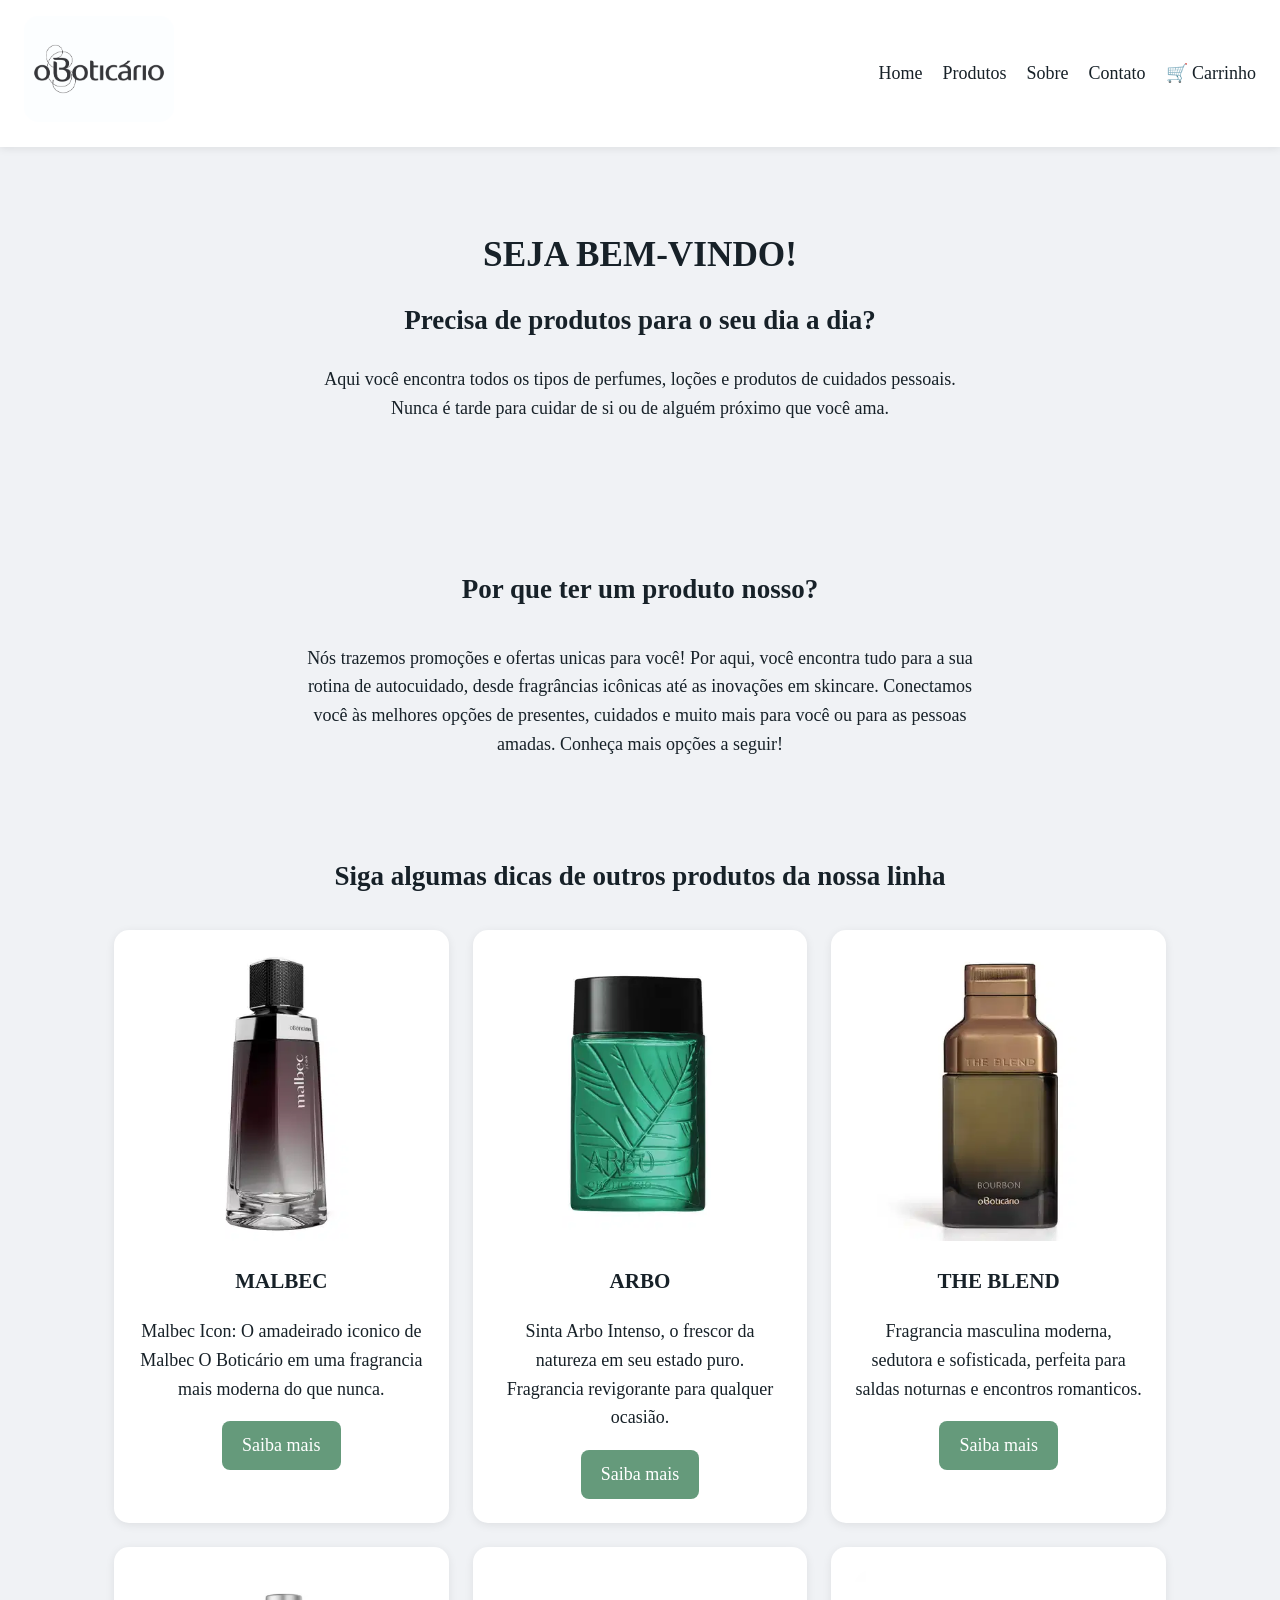
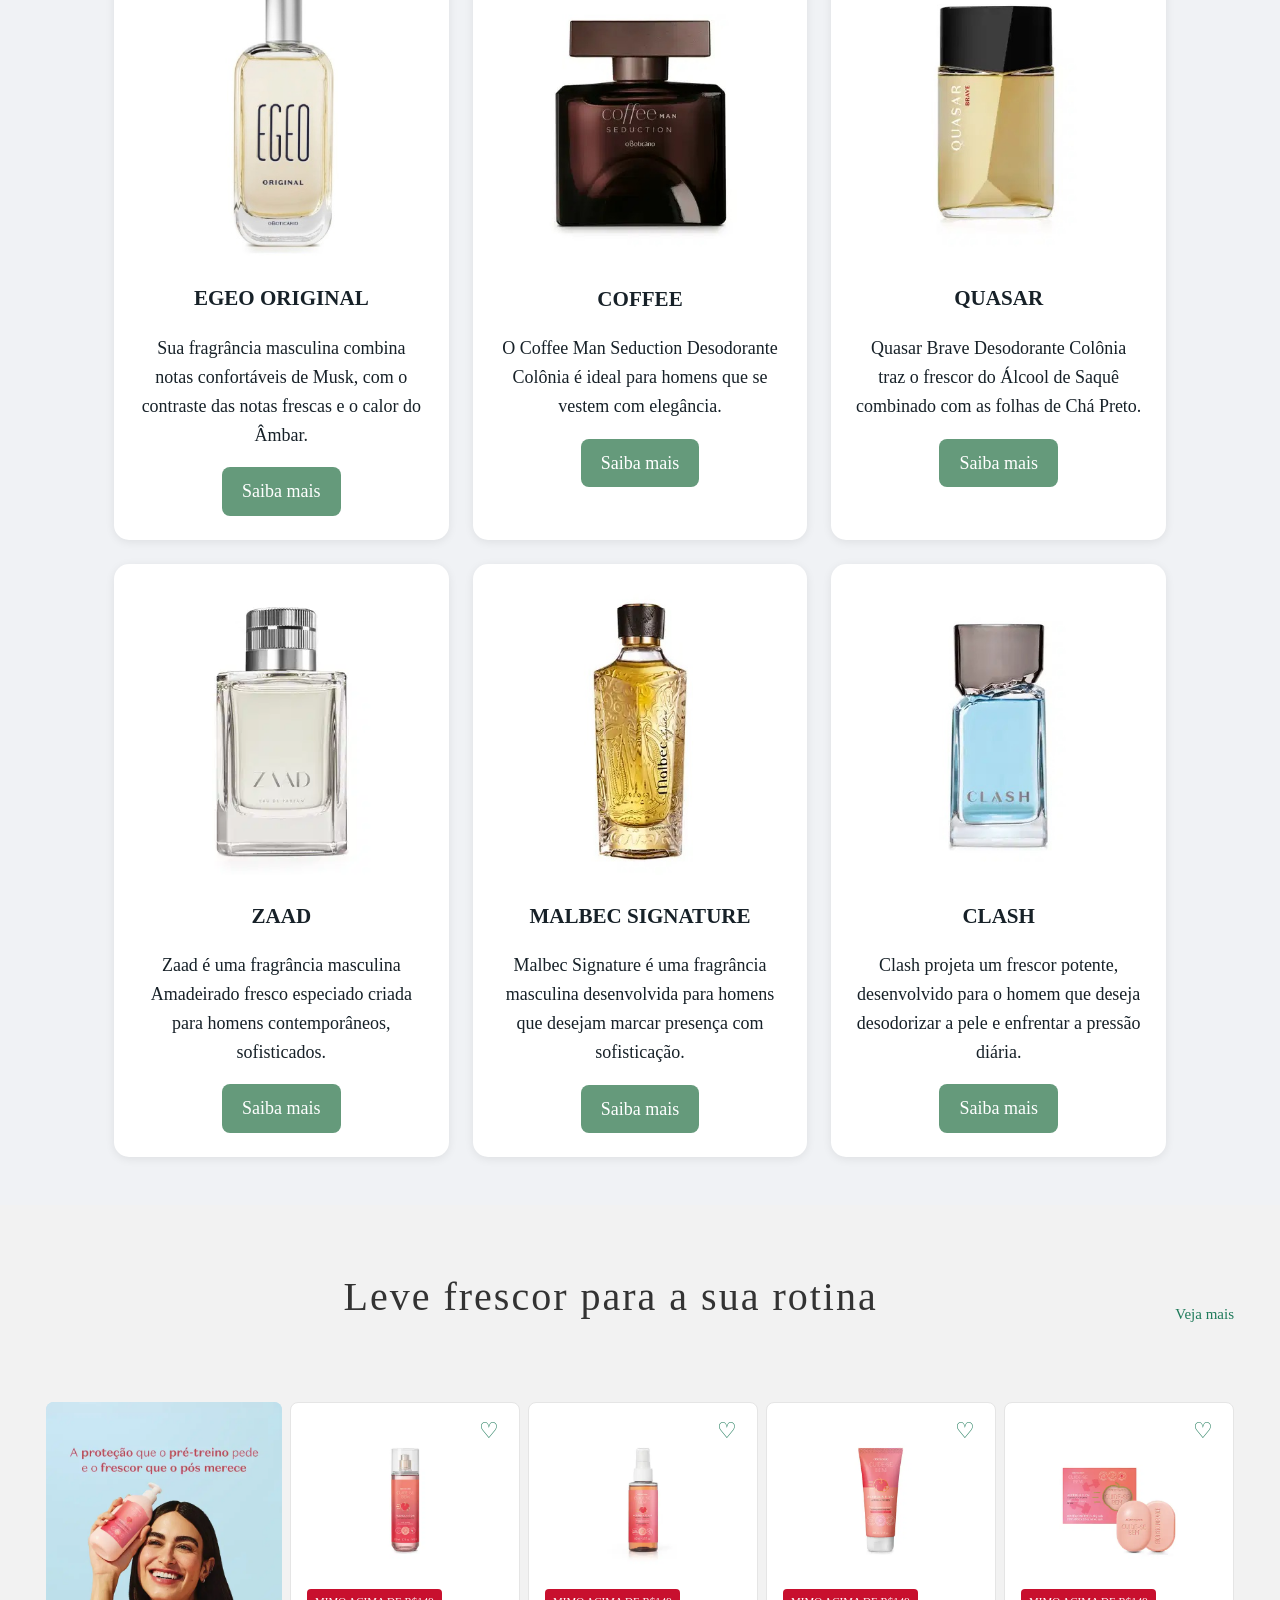
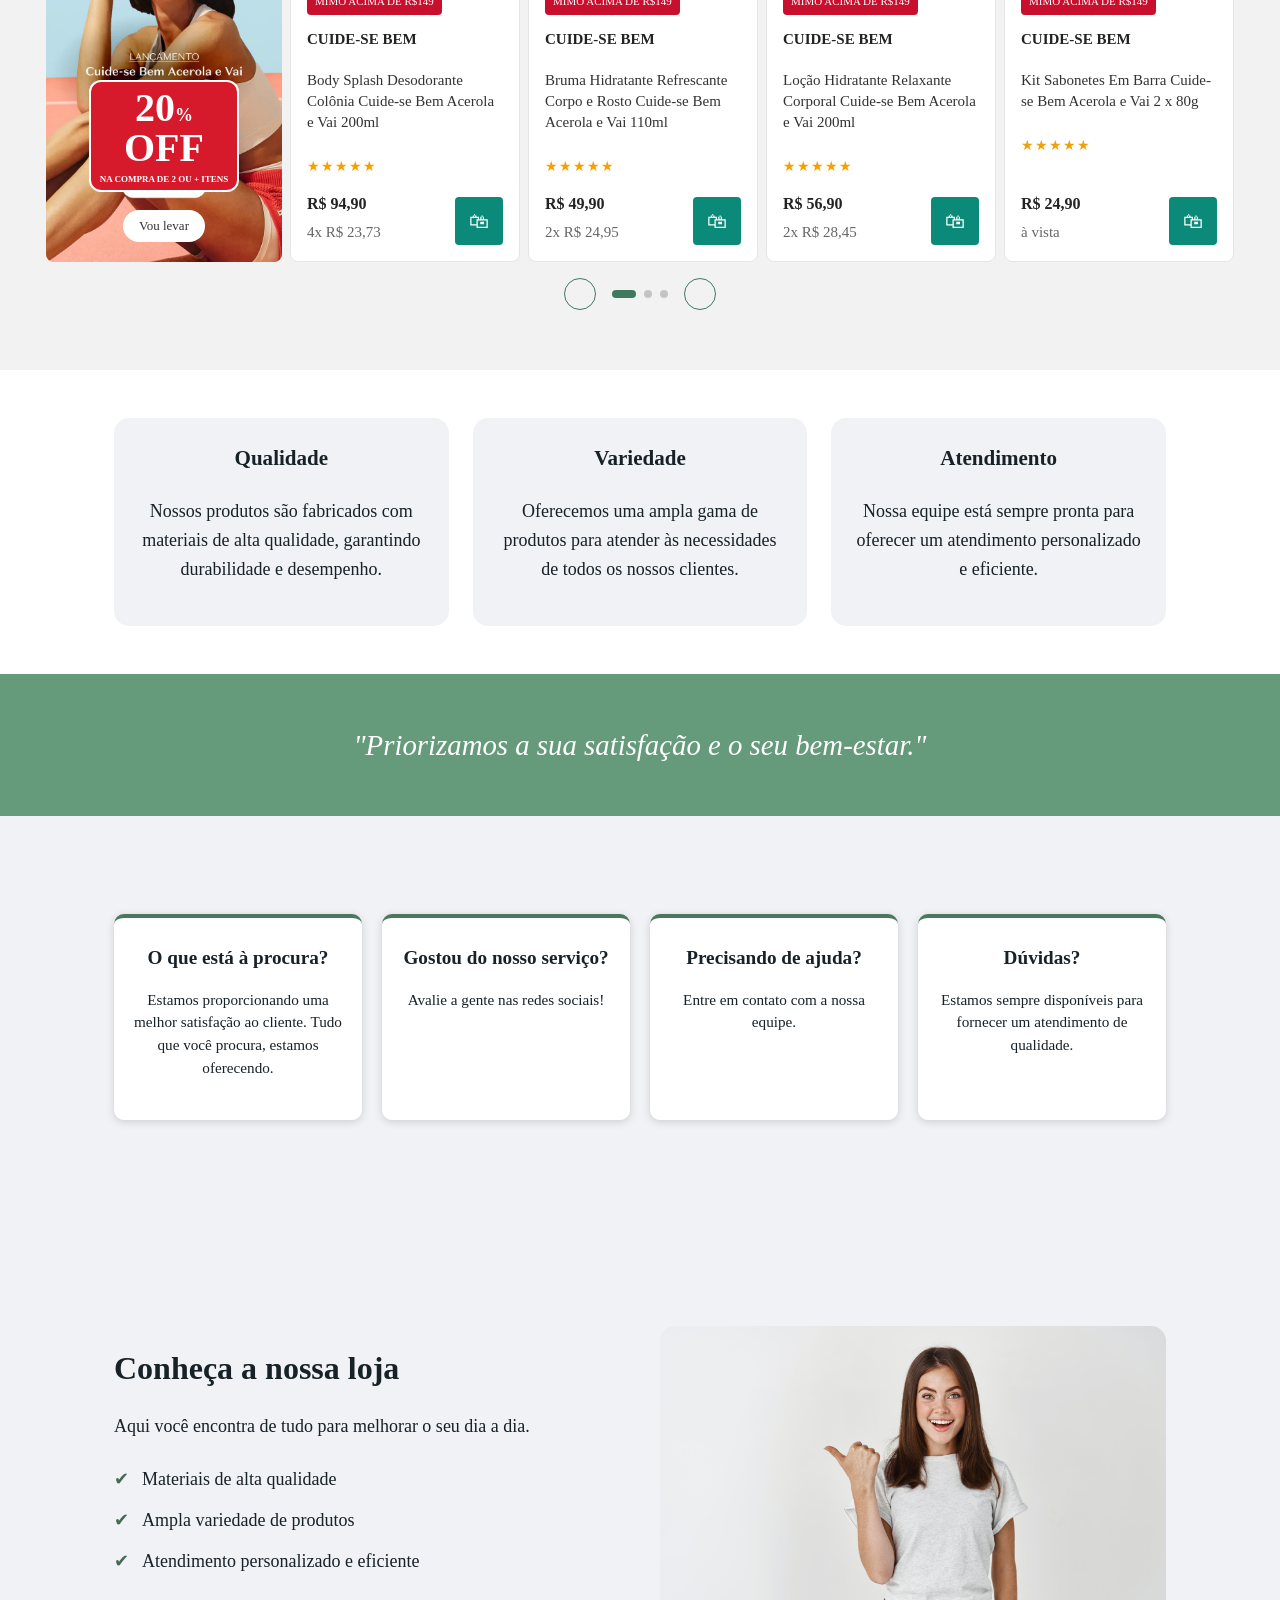
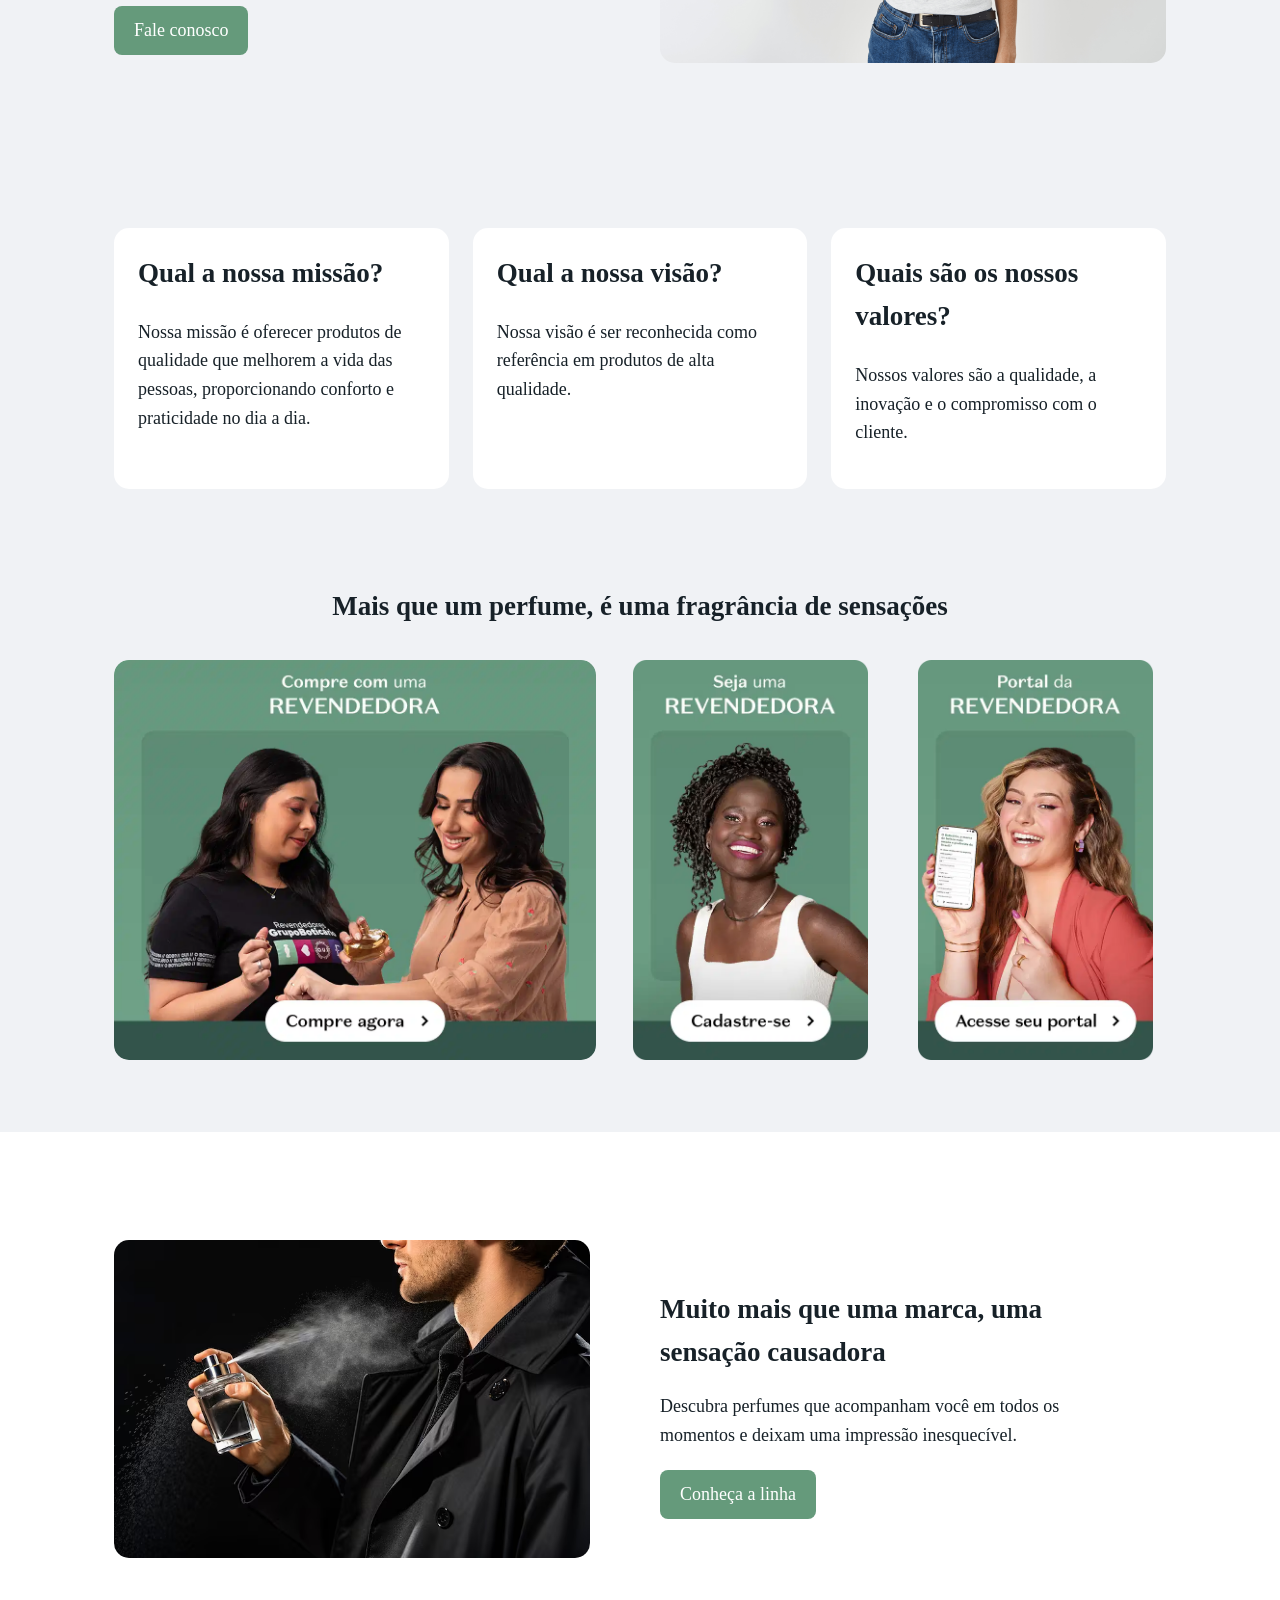
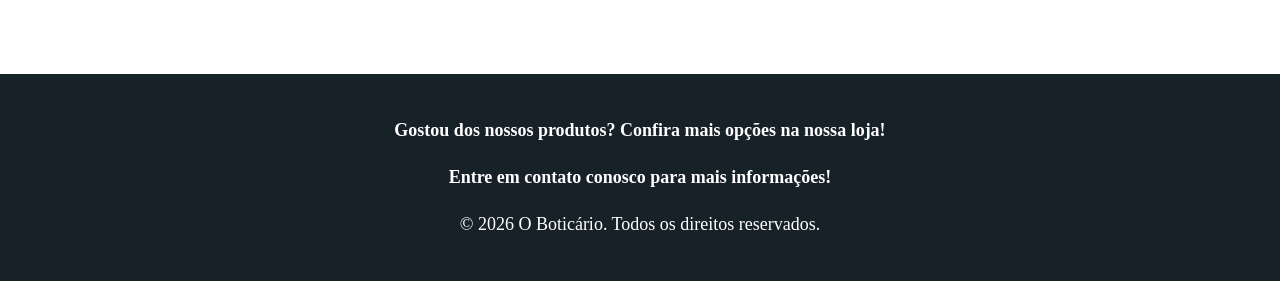
<file: index.html>
<!DOCTYPE html>
<html lang="pt-br">

<head>
    <meta charset="UTF-8">
    <meta name="viewport" content="width=device-width, initial-scale=1.0">
    <title>Produtos - O Boticário</title>
    <link rel="stylesheet" href="style.css">
</head>

<body>

    <header>
        <div class="logo">
            <img src="img/oboticario.jpeg" alt="O Boticário" width="150">
        </div>
        <nav>
            <ul>
                <li><a href="#inicio">Home</a></li>
                <li><a href="#produtos">Produtos</a></li>
                <li><a href="#sobre">Sobre</a></li>
                <li><a href="#contato">Contato</a></li>
                <li><a href="carrinho.html">🛒 Carrinho</a></li>
            </ul>
        </nav>
    </header>

    <main>

        <section class="hero" id="inicio">
            <h1>SEJA BEM-VINDO!</h1>
            <h2>Precisa de produtos para o seu dia a dia?</h2>
            <p>Aqui você encontra todos os tipos de perfumes, loções e produtos de cuidados pessoais.<br> Nunca é tarde para cuidar de si ou de alguém próximo que você ama.</p>
        </section>

        <section class="container">
            <h2>Por que ter um produto nosso?</h2>
            <p class="texto-centro">Nós trazemos promoções e ofertas unicas para você! Por aqui, você encontra tudo para a sua rotina de autocuidado, desde fragrâncias icônicas até as inovações em skincare. Conectamos você às melhores opções de presentes, cuidados e muito mais para você ou para as pessoas amadas. Conheça mais opções a seguir!</p>
        </section>

        <section class="container" id="produtos">
            <h2>Siga algumas dicas de outros produtos da nossa linha</h2>
            <div class="grade-produtos">
                <article class="card">
                    <img src="img/malbec.jpg" alt="Malbec">
                    <h3>MALBEC</h3>
                    <p>Malbec Icon: O amadeirado iconico de Malbec O Boticário em uma fragrancia mais moderna do que nunca.</p>
                    <a href="#" class="botao">Saiba mais</a>
                </article>
                <article class="card">
                    <img src="img/arbo.jpg" alt="Arbo">
                    <h3>ARBO</h3>
                    <p>Sinta Arbo Intenso, o frescor da natureza em seu estado puro. Fragrancia revigorante para qualquer ocasião.</p>
                    <a href="#" class="botao">Saiba mais</a>
                </article>
                <article class="card">
                    <img src="img/the-blend.jpg" alt="Perfume 3">
                    <h3>THE BLEND</h3>
                    <p>Fragrancia masculina moderna, sedutora e sofisticada, perfeita para saldas noturnas e encontros romanticos.</p>
                    <a href="#" class="botao">Saiba mais</a>
                </article>
                <article class="card">
                    <img src="img/egeo_original420_.jpg" alt="Perfume 4">
                    <h3>EGEO ORIGINAL</h3>
                    <p>Sua fragrância masculina combina notas confortáveis de Musk, com o contraste das notas frescas e o calor do Âmbar.</p>
                    <a href="#" class="botao">Saiba mais</a>
                </article>
                <article class="card">
                    <img src="img/COFFEE-.jpg" alt="Perfume 5">
                    <h3>COFFEE</h3>
                    <p>O Coffee Man Seduction Desodorante Colônia é ideal para homens que se vestem com elegância.</p>
                    <a href="#" class="botao">Saiba mais</a>
                </article>
                <article class="card">
                    <img src="img/-quasar-brave.jpg" alt="Perfume 6">
                    <h3>QUASAR</h3>
                    <p>Quasar Brave Desodorante Colônia  traz o frescor do Álcool de Saquê combinado com as folhas de Chá Preto.</p>
                    <a href="#" class="botao">Saiba mais</a>
                </article>
                <article class="card">
                    <img src="img/ZAAD.png" alt="Perfume 7">
                    <h3>ZAAD</h3>
                    <p>Zaad é uma fragrância masculina Amadeirado fresco especiado criada para homens contemporâneos, sofisticados.</p>
                    <a href="#" class="botao">Saiba mais</a>
                </article>
                <article class="card">
                    <img src="img/malbec-signature.jpg" alt="Perfume 8">
                    <h3>MALBEC SIGNATURE</h3>
                    <p>Malbec Signature é uma fragrância masculina desenvolvida para homens que desejam marcar presença com sofisticação. </p>
                    <a href="#" class="botao">Saiba mais</a>
                </article>
                <article class="card">
                    <img src="img/Clash.jpg" alt="Perfume 9">
                    <h3>CLASH</h3>
                    <p>Clash projeta um frescor potente, desenvolvido para o homem que deseja desodorizar a pele e enfrentar a pressão diária.</p>
                    <a href="#" class="botao">Saiba mais</a>
                </article>
            </div>
        </section>

        <section class="vitrine">
            <div class="vitrine-container">

                <div class="vitrine-topo">
                    <h2>Leve frescor para a sua rotina</h2>
                    <a href="#" class="vitrine-veja-mais">Veja mais</a>
                </div>

                <div class="vitrine-grade">

                    <article class="vitrine-banner">
                        <img src="img/banner-acerola.jpg" alt="Mulher segurando hidratante">
                        <div class="banner-selo">
                            <strong>20<small>%</small> OFF</strong>
                            <span>NA COMPRA DE 2 OU + ITENS</span>
                        </div>
                        <a href="#" class="banner-botao">Vou levar</a>
                    </article>

                    <article class="vitrine-card">
                        <button class="favorito" aria-label="Favoritar">♡</button>
                        <img src="img/body-splash.jpg" alt="Body splash">
                        <span class="etiqueta">MIMO ACIMA DE R$149</span>
                        <h3 class="marca">CUIDE-SE BEM</h3>
                        <p class="nome">Body Splash Desodorante Colônia Cuide-se Bem Acerola e Vai 200ml</p>
                        <div class="estrelas">★★★★★</div>
                        <div class="rodape-card">
                            <div class="preco">
                                <strong>R$ 94,90</strong>
                                <span>4x R$ 23,73</span>
                            </div>
                            <button class="sacola" aria-label="Adicionar à sacola"
                                data-id="1"
                                data-nome="Body Splash Cuide-se Bem Acerola e Vai 200ml"
                                data-preco="94.90"
                                data-img="img/body-splash.jpg">🛍</button>
                        </div>
                    </article>

                    <article class="vitrine-card">
                        <button class="favorito" aria-label="Favoritar">♡</button>
                        <img src="img/bruma-hidratante.jpg" alt="Bruma hidratante">
                        <span class="etiqueta">MIMO ACIMA DE R$149</span>
                        <h3 class="marca">CUIDE-SE BEM</h3>
                        <p class="nome">Bruma Hidratante Refrescante Corpo e Rosto Cuide-se Bem Acerola e Vai 110ml</p>
                        <div class="estrelas">★★★★★</div>
                        <div class="rodape-card">
                            <div class="preco">
                                <strong>R$ 49,90</strong>
                                <span>2x R$ 24,95</span>
                            </div>
                            <button class="sacola" aria-label="Adicionar à sacola"
                                data-id="2"
                                data-nome="Bruma Hidratante Cuide-se Bem Acerola e Vai 110ml"
                                data-preco="49.90"
                                data-img="img/bruma-hidratante.jpg">🛍</button>
                        </div>
                    </article>

                    <article class="vitrine-card">
                        <button class="favorito" aria-label="Favoritar">♡</button>
                        <img src="img/locao.jpg" alt="Loção hidratante">
                        <span class="etiqueta">MIMO ACIMA DE R$149</span>
                        <h3 class="marca">CUIDE-SE BEM</h3>
                        <p class="nome">Loção Hidratante Relaxante Corporal Cuide-se Bem Acerola e Vai 200ml</p>
                        <div class="estrelas">★★★★★</div>
                        <div class="rodape-card">
                            <div class="preco">
                                <strong>R$ 56,90</strong>
                                <span>2x R$ 28,45</span>
                            </div>
                            <button class="sacola" aria-label="Adicionar à sacola"
                                data-id="3"
                                data-nome="Loção Hidratante Relaxante Cuide-se Bem Acerola e Vai 200ml"
                                data-preco="56.90"
                                data-img="img/locao.jpg">🛍</button>
                        </div>
                    </article>

                    <article class="vitrine-card">
                        <button class="favorito" aria-label="Favoritar">♡</button>
                        <img src="img/sabonetes.jpg" alt="Kit sabonetes">
                        <span class="etiqueta">MIMO ACIMA DE R$149</span>
                        <h3 class="marca">CUIDE-SE BEM</h3>
                        <p class="nome">Kit Sabonetes Em Barra Cuide-se Bem Acerola e Vai 2 x 80g</p>
                        <div class="estrelas">★★★★★</div>
                        <div class="rodape-card">
                            <div class="preco">
                                <strong>R$ 24,90</strong>
                                <span>à vista</span>
                            </div>
                            <button class="sacola" aria-label="Adicionar à sacola"
                                data-id="4"
                                data-nome="Kit Sabonetes em Barra Cuide-se Bem Acerola e Vai 2 x 80g"
                                data-preco="24.90"
                                data-img="img/sabonetes.jpg">🛍</button>
                        </div>
                    </article>

                </div>

                <div class="vitrine-controles">
                    <button class="seta" aria-label="Anterior"></button>
                    <div class="indicadores">
                        <span class="ativo"></span>
                        <span></span>
                        <span></span>
                    </div>
                    <button class="seta" aria-label="Próximo"></button>
                </div>

            </div>
        </section>

        <section class="secao branca" id="informacoes">
            <div class="container">
                <div class="informacoes">
                    <div class="informacao">
                        <h3>Qualidade</h3>
                        <p>Nossos produtos são fabricados com materiais de alta qualidade, garantindo durabilidade e desempenho.</p>
                    </div>
                    <div class="informacao">
                        <h3>Variedade</h3>
                        <p>Oferecemos uma ampla gama de produtos para atender às necessidades de todos os nossos clientes.</p>
                    </div>
                    <div class="informacao">
                        <h3>Atendimento</h3>
                        <p>Nossa equipe está sempre pronta para oferecer um atendimento personalizado e eficiente.</p>
                    </div>
                </div>
            </div>
        </section>

        <section class="secao vermelha">
            <div class="container">
                <p class="texto-destaque">"Priorizamos a sua satisfação e o seu bem-estar."</p>
            </div>
        </section>

        <section class="procura">
            <div class="container">
                <div class="procura-cards">
                    <article class="procura-card">
                        <h2>O que está à procura?</h2>
                        <p>Estamos proporcionando uma melhor satisfação ao cliente. Tudo que você procura, estamos oferecendo.</p>
                    </article>
                    <article class="procura-card">
                        <h2>Gostou do nosso serviço?</h2>
                        <p>Avalie a gente nas redes sociais!</p>
                    </article>
                    <article class="procura-card">
                        <h2>Precisando de ajuda?</h2>
                        <p>Entre em contato com a nossa equipe.</p>
                    </article>
                    <article class="procura-card">
                        <h2>Dúvidas?</h2>
                        <p>Estamos sempre disponíveis para fornecer um atendimento de qualidade.</p>
                    </article>
                </div>
            </div>
        </section>

        <section class="apontando" id="imagem">
            <div class="container apontando-conteudo">
                <div class="apontando-texto">
                    <h2>Conheça a nossa loja</h2>
                    <p>Aqui você encontra de tudo para melhorar o seu dia a dia.</p>
                    <ul>
                        <li>Materiais de alta qualidade</li>
                        <li>Ampla variedade de produtos</li>
                        <li>Atendimento personalizado e eficiente</li>
                    </ul>
                    <a href="#contato" class="botao">Fale conosco</a>
                </div>
                <div class="apontando-imagem">
                    <img src="img/mulher-apontando.png" alt="Mulher apontando para as informações ao lado">
                </div>
            </div>
        </section>

        <section class="container" id="sobre">
            <div class="missao-visao">
                <article>
                    <h2>Qual a nossa missão?</h2>
                    <p>Nossa missão é oferecer produtos de qualidade que melhorem a vida das pessoas, proporcionando conforto e praticidade no dia a dia.</p>
                </article>
                <article>
                    <h2>Qual a nossa visão?</h2>
                    <p>Nossa visão é ser reconhecida como referência em produtos de alta qualidade.</p>
                </article>
                <article>
                    <h2>Quais são os nossos valores?</h2>
                    <p>Nossos valores são a qualidade, a inovação e o compromisso com o cliente.</p>
                </article>
            </div>
        </section>

        <section class="container galeria-perfumes">
            <h2>Mais que um perfume, é uma fragrância de sensações</h2>
            <div class="perfumes-grade">
                <img src="img/contato_revendedora.png" alt="Contato de revendedora">
                <img src="img/revendedora.png" alt="Se torne uma revendedora">
                <img src="img/portal_revendedora.png" alt="Portal da revendora">
            </div>
        </section>

        <section class="homem-secao" id="homem-perfume">
            <div class="container homem-conteudo">
                <div class="homem-imagem">
                    <img src="img/Homem.png" alt="Homem usando perfume">
                </div>
                <div class="homem-texto">
                    <h2>Muito mais que uma marca, uma sensação causadora</h2>
                    <p>Descubra perfumes que acompanham você em todos os momentos e deixam uma impressão inesquecível.</p>
                    <a href="#produtos" class="botao">Conheça a linha</a>
                </div>
            </div>
        </section>

    </main>

    <footer id="contato">
        <p><strong>Gostou dos nossos produtos? Confira mais opções na nossa loja!</strong></p>
        <p><strong>Entre em contato conosco para mais informações!</strong></p>
        <p>&copy; 2026 O Boticário. Todos os direitos reservados.</p>
    </footer>

    <script src="adicionar.js"></script>
</body>

</html>
</file>
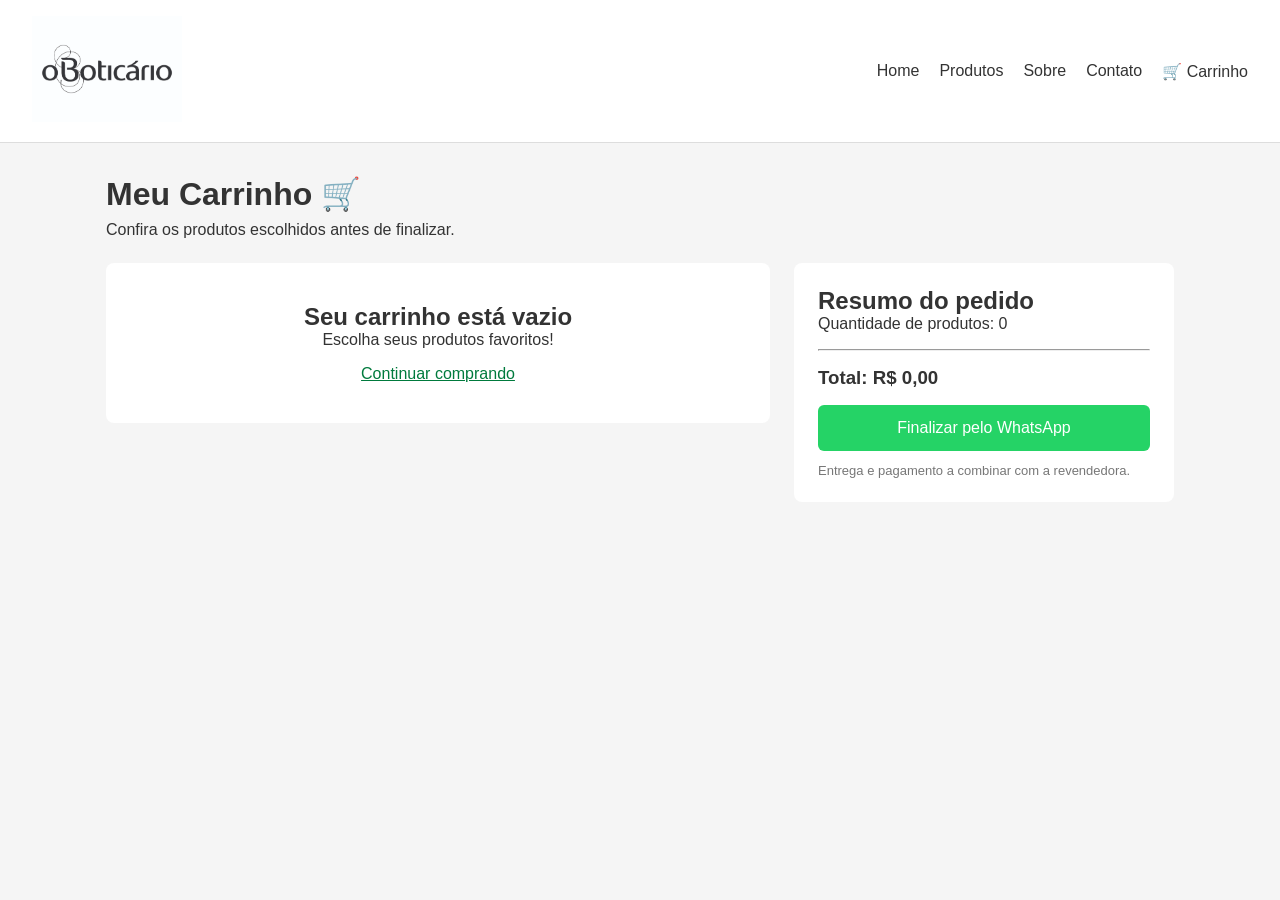
<file: carrinho.html>
<!DOCTYPE html>
<html lang="pt-br">
<head>
    <meta charset="UTF-8">
    <meta name="viewport" content="width=device-width, initial-scale=1.0">
    <title>Meu Carrinho - O Boticário</title>
    <link rel="stylesheet" href="carrinho.css">
</head>
<body>

    <header>
        <div class="logo">
            <img src="img/oboticario.jpeg" alt="O Boticário" width="150">
        </div>
        <nav>
            <a href="index.html">Home</a>
            <a href="index.html#produtos">Produtos</a>
            <a href="index.html#sobre">Sobre</a>
            <a href="index.html#contato">Contato</a>
            <a href="carrinho.html">🛒 Carrinho</a>
        </nav>
    </header>

    <main>
        <h1>Meu Carrinho 🛒</h1>
        <p>Confira os produtos escolhidos antes de finalizar.</p>

        <div class="conteudo">

            <section class="produtos">
                <div id="lista-carrinho"></div>

                <div id="carrinho-vazio">
                    <h2>Seu carrinho está vazio</h2>
                    <p>Escolha seus produtos favoritos!</p>
                    <a href="index.html#produtos">
                        Continuar comprando
                    </a>
                </div>
            </section>

            <section class="resumo">
                <h2>Resumo do pedido</h2>

                <p>Quantidade de produtos:
                    <span id="quantidade">0</span>
                </p>

                <hr>

                <h3>Total:
                    <span id="total">R$ 0,00</span>
                </h3>

                <button onclick="finalizarCompra()">
                    Finalizar pelo WhatsApp
                </button>

                <p class="aviso">
                    Entrega e pagamento a combinar
                    com a revendedora.
                </p>
            </section>

        </div>
    </main>

    <script src="carrinho.js"></script>
</body>
</html>
</file>
<file: style.css>
:root {
    --cor-fundo: #f0f2f5;
    --cor-texto: #172128;
    --cor-destaque: #659a7b;
    --cor-destaque-hover: #456954;
    --cor-card: #ffffff;
    --cor-rodape: #172128;
    --cor-texto-rodape: #ffffff;
    --cor-branca: #ffffff;
    --cor-vermelho-escuro: #659a7b;
    --cor-texto-sobre-vermelho: #ffffff;

    --fonte-titulo: 'Georgia', serif;
    --fonte-corpo: 'Georgia', serif;

    --raio: 15px;
    --espaco: 24px;
    --largura-maxima: 1100px;
}

* { box-sizing: border-box; }

html { scroll-behavior: smooth; }

body {
    margin: 0;
    background-color: var(--cor-fundo);
    color: var(--cor-texto);
    font-family: var(--fonte-corpo);
    font-size: 18px;
    line-height: 1.6;
}

h1, h2, h3 {
    font-family: var(--fonte-titulo);
    margin-top: 0;
}

img {
    max-width: 100%;
    height: auto;
    border-radius: var(--raio);
}


header {
    display: flex;
    justify-content: space-between;
    align-items: center;
    flex-wrap: wrap;
    gap: 16px;
    padding: 16px var(--espaco);
    background-color: var(--cor-card);
    box-shadow: 0 2px 8px rgba(0, 0, 0, 0.08);
}

nav ul {
    list-style: none;
    display: flex;
    flex-wrap: wrap;
    gap: 20px;
    margin: 0;
    padding: 0;
}

nav a {
    text-decoration: none;
    color: var(--cor-texto);
}

nav a:hover { color: var(--cor-destaque-hover); }


.hero {
    text-align: center;
    padding: 80px var(--espaco);
}

.hero h1 {
    font-size: 2.2rem;
    margin-bottom: 16px;
}

.container {
    max-width: var(--largura-maxima);
    margin: 0 auto;
    padding: 48px var(--espaco);
}

.container > h2 {
    text-align: center;
    margin-bottom: 32px;
}

.texto-centro {
    text-align: center;
    max-width: 700px;
    margin: 0 auto;
}

.secao.branca { background: var(--cor-branca); }

.secao.vermelha {
    background: var(--cor-vermelho-escuro);
    color: var(--cor-texto-sobre-vermelho);
}

.texto-destaque {
    text-align: center;
    font-family: var(--fonte-titulo);
    font-size: 1.8rem;
    font-style: italic;
    margin: 0;
}


.procura { padding: 50px 0; }

.procura-cards {
    display: grid;
    grid-template-columns: repeat(auto-fit, minmax(220px, 1fr));
    gap: 20px;
}

.procura-card {
    background: #fff;
    padding: 25px 20px;
    border-radius: 10px;
    box-shadow: 0 2px 8px rgba(0, 0, 0, 0.15);
    text-align: center;
    border-top: 4px solid #4b775d;
    transition: transform 0.3s, box-shadow 0.3s;
}

.procura-card:hover {
    transform: translateY(-5px);
    box-shadow: 0 6px 15px rgba(0, 0, 0, 0.2);
}

.procura-card h2 {
    font-size: 1.2rem;
    margin-bottom: 10px;
}

.procura-card p {
    font-size: 0.95rem;
    line-height: 1.5;
}


.apontando { padding: 60px 0; }

.apontando-conteudo {
    display: flex;
    align-items: center;
    justify-content: space-between;
    gap: 40px;
}

.apontando-texto { flex: 1; }

.apontando-texto h2 {
    font-size: 2rem;
    margin-bottom: 15px;
}

.apontando-texto p {
    line-height: 1.6;
    margin-bottom: 15px;
}

.apontando-texto ul {
    list-style: none;
    padding: 0;
    margin-bottom: 25px;
}

.apontando-texto li {
    padding: 6px 0 6px 28px;
    position: relative;
}

.apontando-texto li::before {
    content: "✔";
    position: absolute;
    left: 0;
    color: #456954;
}

.apontando-imagem {
    flex: 1;
    text-align: center;
}

.apontando-imagem img {
    max-width: 100%;
    height: auto;
    max-height: 450px;
}

@media (max-width: 768px) {
    .apontando-conteudo {
        flex-direction: column;
        text-align: center;
    }
    .apontando-texto li { text-align: left; }
}


.informacoes {
    display: grid;
    grid-template-columns: repeat(auto-fit, minmax(280px, 1fr));
    gap: var(--espaco);
}

.informacao {
    background: var(--cor-fundo);
    border-radius: var(--raio);
    padding: var(--espaco);
    text-align: center;
}


.vitrine {
    background: #f2f2f2;
    padding: 60px 0;
}

.vitrine-container {
    max-width: 1220px;
    margin: 0 auto;
    padding: 0 16px;
}

.vitrine-topo {
    display: flex;
    align-items: center;
    justify-content: space-between;
    margin-bottom: 40px;
}

.vitrine-topo h2 {
    flex: 1;
    text-align: center;
    font-size: 40px;
    font-weight: 300;
    letter-spacing: 2px;
    color: #333;
}

.vitrine-veja-mais {
    color: #1e7a5a;
    font-size: 15px;
    text-decoration: none;
}

.vitrine-veja-mais:hover { text-decoration: underline; }

.vitrine-grade {
    display: flex;
    gap: 8px;
    min-height: 460px;
}

.vitrine-banner {
    position: relative;
    flex: 0 0 236px;
    border-radius: 8px;
    overflow: hidden;
    background: linear-gradient(to bottom, #bfe3f0 0%, #f6b7a0 100%);
}

.vitrine-banner > img {
    position: absolute;
    inset: 0;
    width: 100%;
    height: 100%;
    object-fit: cover;
    border-radius: 0;
}

.banner-texto {
    position: relative;
    margin: 40px 16px 0;
    text-align: center;
    font-family: Georgia, serif;
    font-size: 13px;
    color: #b0405a;
}

.banner-selo {
    position: absolute;
    left: 50%;
    bottom: 70px;
    transform: translateX(-50%);
    width: 150px;
    padding: 6px 0 4px;
    background: #d6192b;
    border: 2px solid #fff;
    border-radius: 12px;
    color: #fff;
    text-align: center;
}

.banner-selo strong {
    display: block;
    font-size: 40px;
    line-height: 1;
}

.banner-selo small { font-size: 18px; }

.banner-selo span {
    display: block;
    margin-top: 4px;
    font-size: 9px;
    font-weight: bold;
}

.banner-botao {
    position: absolute;
    left: 50%;
    bottom: 20px;
    transform: translateX(-50%);
    padding: 6px 16px;
    background: #fff;
    border-radius: 20px;
    font-size: 13px;
    color: #333;
    text-decoration: none;
}

.vitrine-card {
    position: relative;
    flex: 1;
    display: flex;
    flex-direction: column;
    padding: 16px;
    background: #fff;
    border: 1px solid #e5e5e5;
    border-radius: 8px;
    transition: box-shadow 0.2s;
}

.vitrine-card > img {
    height: 130px;
    margin: 16px auto 24px;
    object-fit: contain;
}

.favorito {
    position: absolute;
    top: 14px;
    right: 14px;
    background: none;
    border: none;
    font-size: 22px;
    color: #1e7a5a;
    cursor: pointer;
}

.etiqueta {
    align-self: flex-start;
    margin-bottom: 12px;
    padding: 4px 8px;
    background: #c8102e;
    border-radius: 4px;
    color: #fff;
    font-size: 11px;
    text-transform: uppercase;
}

.marca {
    margin-bottom: 4px;
    font-size: 15px;
    font-weight: bold;
    text-transform: uppercase;
    color: #222;
}

.nome {
    font-size: 15px;
    line-height: 1.4;
    color: #333;
}

.estrelas {
    margin-top: 8px;
    color: #f5a000;
    font-size: 14px;
    letter-spacing: 1px;
}

.rodape-card {
    margin-top: auto;
    display: flex;
    align-items: flex-end;
    justify-content: space-between;
}

.preco strong {
    display: block;
    font-size: 16px;
    color: #222;
}

.preco span {
    font-size: 15px;
    color: #666;
}

.sacola {
    width: 48px;
    height: 48px;
    background: #0b8a7a;
    border: none;
    border-radius: 4px;
    color: #fff;
    font-size: 20px;
    cursor: pointer;
    transition: background 0.2s;
}

.sacola:hover { background: #086b5e; }

.vitrine-controles {
    display: flex;
    align-items: center;
    justify-content: center;
    gap: 16px;
    margin-top: 16px;
}

.seta {
    width: 32px;
    height: 32px;
    background: transparent;
    border: 1.5px solid #3d7a5f;
    border-radius: 50%;
    color: #3d7a5f;
    font-size: 18px;
    line-height: 1;
    cursor: pointer;
}

.indicadores {
    display: flex;
    align-items: center;
    gap: 8px;
}

.indicadores span {
    width: 8px;
    height: 8px;
    background: #c4c4c4;
    border-radius: 50%;
}

.indicadores span.ativo {
    width: 24px;
    background: #3d7a5f;
    border-radius: 4px;
}

@media (max-width: 900px) {
    .vitrine-grade {
        overflow-x: auto;
        scroll-snap-type: x mandatory;
    }

    .vitrine-banner,
    .vitrine-card {
        flex: 0 0 45%;
        scroll-snap-align: start;
    }

    .vitrine-topo h2 { font-size: 26px; }
}


.grade-produtos {
    display: grid;
    grid-template-columns: repeat(auto-fit, minmax(250px, 1fr));
    gap: var(--espaco);
}

.card {
    background: var(--cor-card);
    border-radius: var(--raio);
    padding: var(--espaco);
    box-shadow: 0 2px 10px rgba(0, 0, 0, 0.08);
    text-align: center;
}

.card h3 { margin: 16px 0 8px; }

.botao {
    display: inline-block;
    padding: 10px 20px;
    background-color: var(--cor-destaque);
    color: #fff;
    text-decoration: none;
    border-radius: 8px;
}

.botao:hover { background-color: var(--cor-destaque-hover); }


.missao-visao {
    display: grid;
    grid-template-columns: repeat(auto-fit, minmax(280px, 1fr));
    gap: var(--espaco);
}

.missao-visao article {
    background-color: var(--cor-card);
    border-radius: var(--raio);
    padding: var(--espaco);
}


.perfumes-grade {
    display: flex;
    justify-content: space-between;
    align-items:flex-end;
    gap: var(--espaco);
    margin: 24px 0;
}

.perfumes-grade img {
    width: 500px;
    height: 400px;
    max-height: auto;
    object-fit: contain;
    transition: transform 0.3s ease;
}

.perfumes-grade img:hover {
    transform: scale(1.05);
}


.homem-secao {
    padding: 60px 0;
    background: var(--cor-branca);
}

.homem-conteudo {
    display: flex;
    align-items: center;
    gap: 40px;
}

.homem-imagem {
    flex: 1;
    text-align: center;
}

.homem-imagem img {
    max-width: 100%;
    height: auto;
    max-height: 450px;
}

.homem-texto {
    flex: 1;
    padding: 30px;
}

.homem-texto h2 { margin-bottom: 15px; }

.homem-texto p {
    margin-bottom: 20px;
    line-height: 1.6;
}

@media (max-width: 768px) {
    .homem-conteudo { flex-direction: column; }
}

footer {
    background: var(--cor-rodape);
    color: var(--cor-texto-rodape);
    text-align: center;
    padding: var(--espaco);
}
</file>
<file: carrinho.css>
* { box-sizing: border-box; margin: 0; padding: 0; font-family: Arial, sans-serif; }
body { background: #f5f5f5; color: #333; }

header {
    display: flex; justify-content: space-between; align-items: center;
    flex-wrap: wrap; gap: 12px;
    padding: 16px 32px; background: #fff; border-bottom: 1px solid #ddd;
}
header nav { display: flex; gap: 20px; flex-wrap: wrap; }
header nav a { text-decoration: none; color: #333; }
header nav a:hover { color: #456954; }

main { max-width: 1100px; margin: 32px auto; padding: 0 16px; }
main > h1 { margin-bottom: 8px; }

.conteudo { display: flex; gap: 24px; margin-top: 24px; align-items: flex-start; }
.produtos { flex: 2; }
.resumo {
    flex: 1; background: #fff; padding: 24px;
    border-radius: 8px; position: sticky; top: 16px;
}
.resumo hr { margin: 16px 0; }
.resumo button {
    width: 100%; padding: 14px; margin-top: 16px; border: 0;
    border-radius: 6px; background: #25d366; color: #fff;
    font-size: 16px; cursor: pointer;
}
.resumo button:hover { background: #1ebe5b; }
.aviso { font-size: 13px; color: #777; margin-top: 12px; }

.item-carrinho {
    display: flex; align-items: center; gap: 16px;
    background: #fff; padding: 16px; border-radius: 8px; margin-bottom: 12px;
}
.item-carrinho img { border-radius: 6px; }
.item-info { flex: 1; }
.item-info h3 { font-size: 16px; margin-bottom: 4px; }
.item-qtd { display: flex; align-items: center; gap: 10px; }
.item-qtd button, .item-carrinho > button {
    border: 1px solid #ccc; background: #fff; border-radius: 4px;
    width: 32px; height: 32px; cursor: pointer;
}

#carrinho-vazio { display: none; text-align: center; background: #fff; padding: 40px; border-radius: 8px; }
#carrinho-vazio a { display: inline-block; margin-top: 16px; color: #007a3d; }

@media (max-width: 800px) {
    .conteudo { flex-direction: column; }
    .resumo { position: static; width: 100%; }
}
</file>
